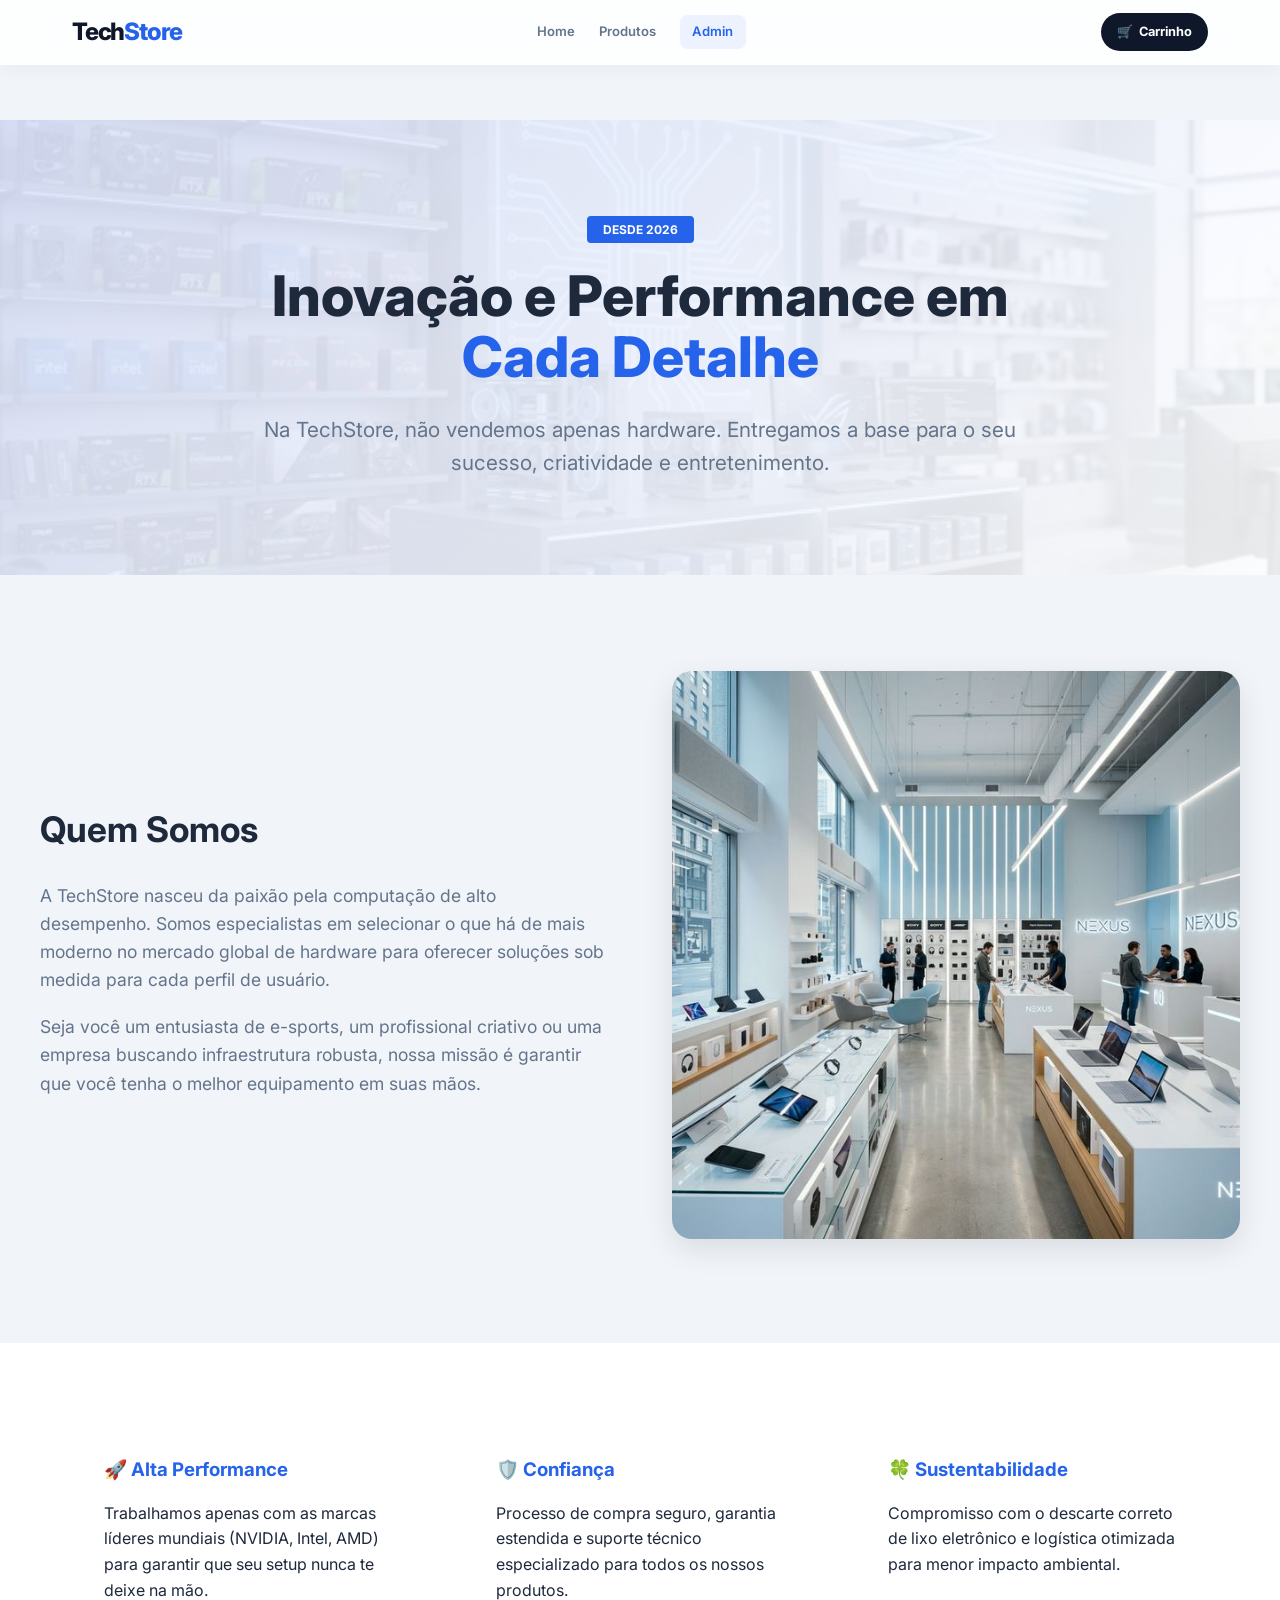
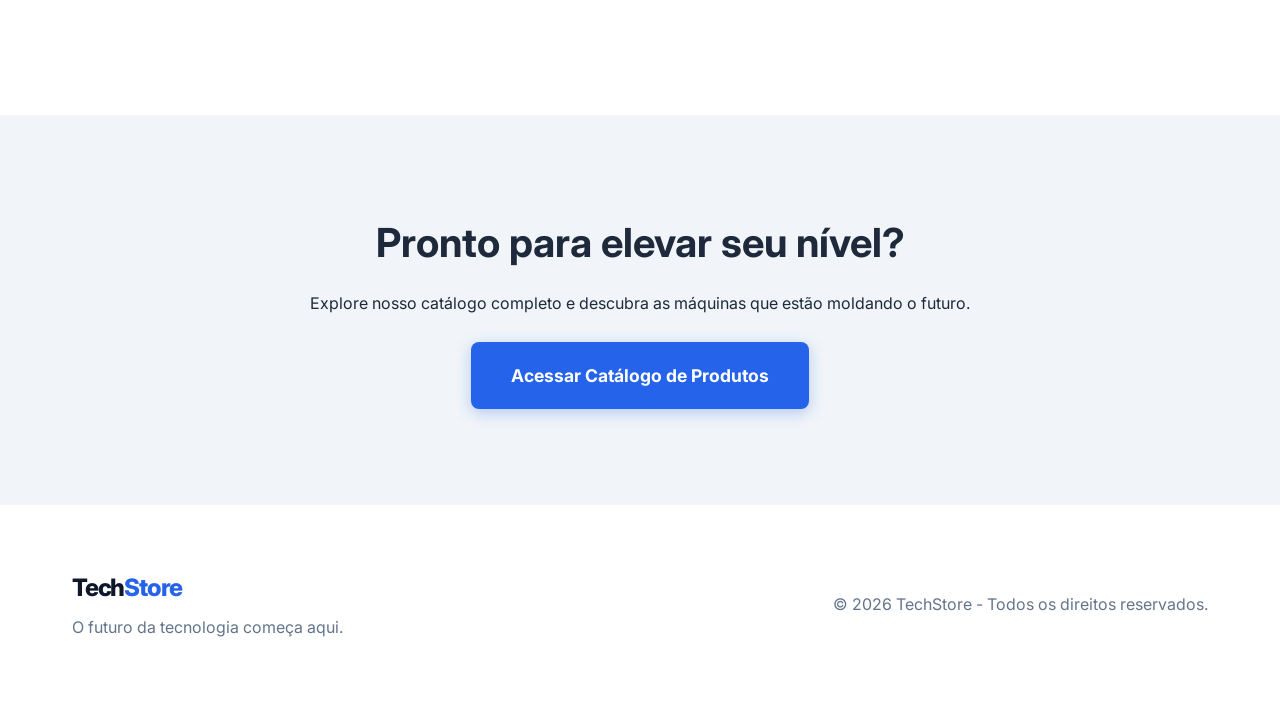
<file: frontend/index.html>
<!DOCTYPE html>
<html lang="pt-br">
<head>
    <meta charset="UTF-8">
    <meta name="viewport" content="width=device-width, initial-scale=1.0">
    <title>TechStore | Excelência em Tecnologia</title>
    <link rel="stylesheet" href="css/style.css">
    <link href="https://fonts.googleapis.com/css2?family=Inter:wght@400;600;700;800&display=swap" rel="stylesheet">
</head>
<body>
    <!-- Header -->
    <header class="navbar">
        <div class="container nav-content">
            <a href="index.html" class="logo">Tech<span>Store</span></a>
            <nav>
                <ul>
                    <li><a href="index.html" class="active">Home</a></li>
                    <li><a href="produtos.html">Produtos</a></li>
                    <li><a href="/admin/dashboard.html" class="nav-admin">Admin</a></li>
                </ul>
            </nav>
            <div class="cart-link"><a href="carrinho.html"><span>🛒</span> Carrinho</a></div>
        </div>
    </header>

    <!-- Seção de Apresentação -->
    <main>
        <section class="hero-presentation">
            <div class="container">
                <div class="presentation-header">
                    <span class="badge">DESDE 2026</span>
                    <h1>Inovação e Performance em <span>Cada Detalhe</span></h1>
                    <p class="lead">Na TechStore, não vendemos apenas hardware. Entregamos a base para o seu sucesso, criatividade e entretenimento.</p>
                </div>
            </div>
        </section>

        <section class="container about-us">
            <div class="about-grid">
                <div class="about-content">
                    <h2>Quem Somos</h2>
                    <p>A TechStore nasceu da paixão pela computação de alto desempenho. Somos especialistas em selecionar o que há de mais moderno no mercado global de hardware para oferecer soluções sob medida para cada perfil de usuário.</p>
                    <p>Seja você um entusiasta de e-sports, um profissional criativo ou uma empresa buscando infraestrutura robusta, nossa missão é garantir que você tenha o melhor equipamento em suas mãos.</p>
                </div>
                <div class="about-img">
                    <img src="img/store.png" alt="Nossa Loja" style="width: 100%; border-radius: 20px; box-shadow: 0 10px 30px rgba(0,0,0,0.1);">
                </div>
            </div>
        </section>

        <section class="values-bg">
            <div class="container values-grid">
                <div class="value-card">
                    <h3>🚀 Alta Performance</h3>
                    <p>Trabalhamos apenas com as marcas líderes mundiais (NVIDIA, Intel, AMD) para garantir que seu setup nunca te deixe na mão.</p>
                </div>
                <div class="value-card">
                    <h3>🛡️ Confiança</h3>
                    <p>Processo de compra seguro, garantia estendida e suporte técnico especializado para todos os nossos produtos.</p>
                </div>
                <div class="value-card">
                    <h3>🍀 Sustentabilidade</h3>
                    <p>Compromisso com o descarte correto de lixo eletrônico e logística otimizada para menor impacto ambiental.</p>
                </div>
            </div>
        </section>

        <section class="container call-to-action">
            <h2>Pronto para elevar seu nível?</h2>
            <p>Explore nosso catálogo completo e descubra as máquinas que estão moldando o futuro.</p>
            <br>
            <a href="produtos.html" class="btn-primary">Acessar Catálogo de Produtos</a>
        </section>
    </main>

    <!-- Footer -->
    <footer>
        <div class="container footer-grid">
            <div class="footer-info">
                <div class="logo">Tech<span>Store</span></div>
                <p>O futuro da tecnologia começa aqui.</p>
            </div>
            <div class="footer-contact">
                <p>© 2026 TechStore - Todos os direitos reservados.</p>
            </div>
        </div>
    </footer>
</body>
</html>
</file>
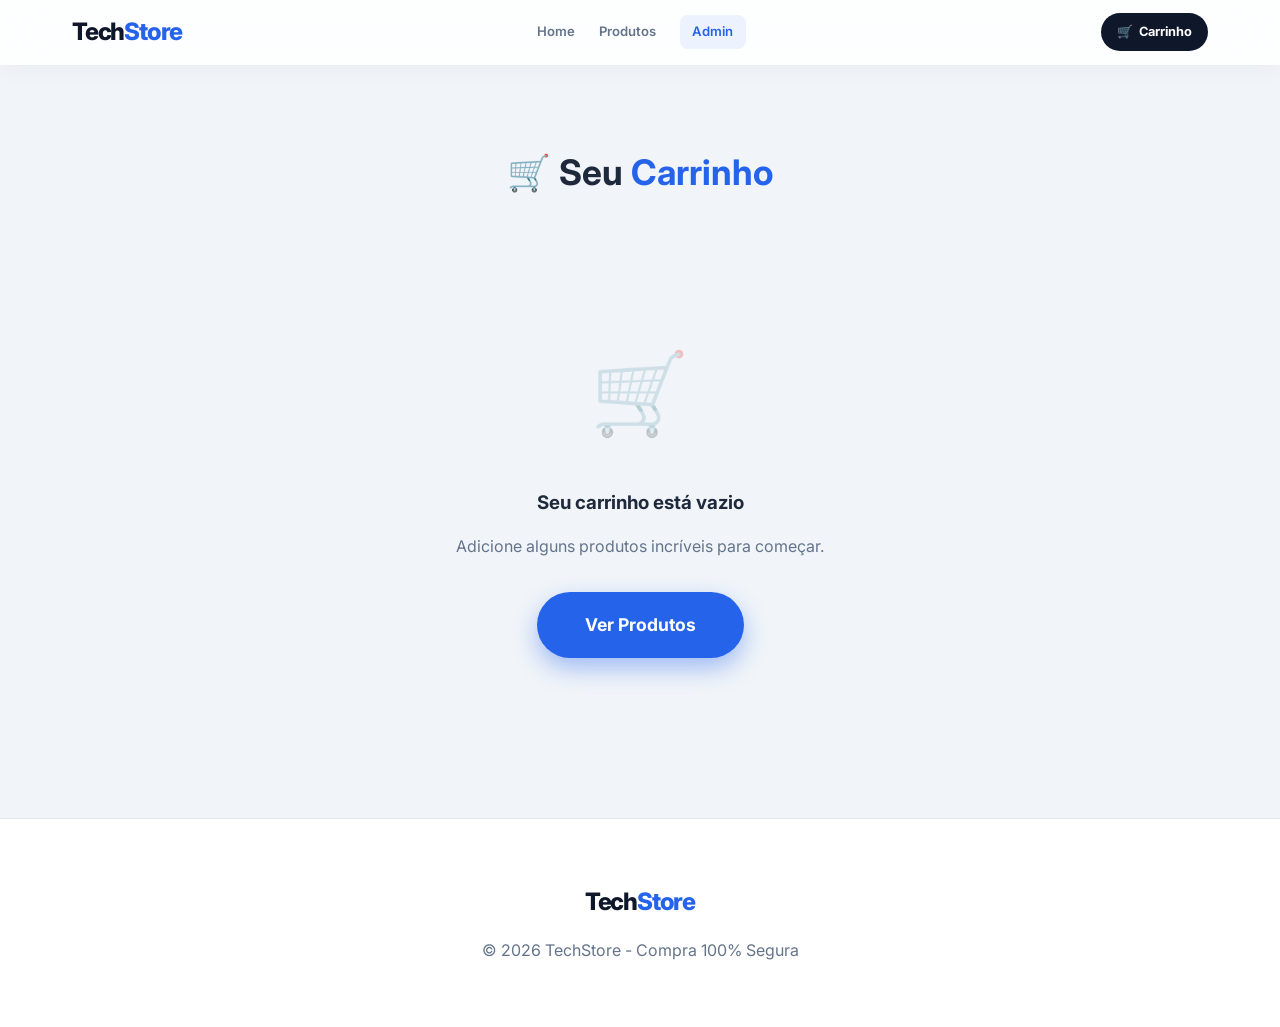
<file: frontend/carrinho.html>
<!DOCTYPE html>
<html lang="pt-br">
<head>
    <meta charset="UTF-8">
    <meta name="viewport" content="width=device-width, initial-scale=1.0">
    <title>Seu Carrinho | TechStore</title>
    <link rel="stylesheet" href="css/style.css">
    <link href="https://fonts.googleapis.com/css2?family=Inter:wght@400;600;700;800&display=swap" rel="stylesheet">
</head>
<body style="display: block;">
    <header class="navbar">
        <div class="container nav-content">
            <a href="index.html" class="logo">Tech<span>Store</span></a>
            <nav>
                <ul>
                    <li><a href="index.html">Home</a></li>
                    <li><a href="produtos.html">Produtos</a></li>
                    <li><a href="/admin/dashboard.html" class="nav-admin">Admin</a></li>
                </ul>
            </nav>
            <div class="cart-link"><a href="carrinho.html"><span>🛒</span> Carrinho</a></div>
        </div>
    </header>

    <main class="container">
        <h1 class="section-title">🛒 Seu <span>Carrinho</span></h1>
        
        <!-- Lista de Itens do Carrinho -->
        <div id="cart-container" class="cart-list">
            <p id="empty-msg" style="color: #64748b; text-align: center; width: 100%;">Carregando seu carrinho...</p>
        </div>

        <div id="cart-summary" class="cart-summary-box" style="display: none;">
            <h2>Total do Pedido</h2>
            <div class="total-val" id="cart-total">R$ 0,00</div>
            <br><br>
            <div style="display: flex; justify-content: center; gap: 1.5rem; flex-wrap: wrap;">
                <button class="btn-checkout" onclick="checkout()">Finalizar Compra</button>
                <button class="btn-clear" onclick="clearCart()">Esvaziar Carrinho</button>
            </div>
        </div>
    </main>

    <footer style="padding: 4rem 0; background: white; border-top: 1px solid #e2e8f0; text-align: center; margin-top: 5rem;">
        <div class="container">
            <div class="logo" style="margin-bottom: 1rem;">Tech<span>Store</span></div>
            <p style="color: #64748b;">© 2026 TechStore - Compra 100% Segura</p>
        </div>
    </footer>

    <script>
        function renderCart() {
            const container = document.getElementById('cart-container');
            const summary = document.getElementById('cart-summary');
            const totalEl = document.getElementById('cart-total');
            let cart = JSON.parse(localStorage.getItem('techstore_cart')) || [];

            if (cart.length === 0) {
                container.innerHTML = `
                    <div class="empty-cart-container">
                        <div class="icon">🛒</div>
                        <h3>Seu carrinho está vazio</h3>
                        <p style="color: #64748b; margin: 1rem 0 2rem;">Adicione alguns produtos incríveis para começar.</p>
                        <a href="produtos.html" class="btn-checkout" style="text-decoration: none; display: inline-block;">Ver Produtos</a>
                    </div>
                `;
                summary.style.display = 'none';
                return;
            }

            summary.style.display = 'block';
            let html = '';
            let total = 0;

            cart.forEach((item, index) => {
                html += `
                <div class="cart-item-card">
                    <div class="cart-item-img">📦</div>
                    <div class="cart-item-info">
                        <h3>${item.name}</h3>
                        <p class="price">R$ ${item.price.toLocaleString('pt-BR', {minimumFractionDigits: 2})}</p>
                    </div>
                    <button class="btn-remove" onclick="removeItem(${index})">Remover</button>
                </div>`;
                total += item.price;
            });
            
            container.innerHTML = html;
            totalEl.innerText = `R$ ${total.toLocaleString('pt-BR', {minimumFractionDigits: 2})}`;
        }

        function removeItem(index) {
            let cart = JSON.parse(localStorage.getItem('techstore_cart')) || [];
            cart.splice(index, 1);
            localStorage.setItem('techstore_cart', JSON.stringify(cart));
            renderCart();
        }

        function clearCart() {
            localStorage.removeItem('techstore_cart');
            renderCart();
        }

        function checkout() {
            let cart = JSON.parse(localStorage.getItem('techstore_cart')) || [];
            if (cart.length === 0) return alert("Seu carrinho está vazio!");

            let total = cart.reduce((acc, item) => acc + item.price, 0);
            let sales = JSON.parse(localStorage.getItem('techstore_sales')) || [];
            
            // Registra a venda
            sales.unshift({
                id: "#" + Math.floor(Math.random() * 9000 + 1000),
                items: cart.length,
                total: total,
                date: new Date().toLocaleDateString('pt-BR')
            });

            localStorage.setItem('techstore_sales', JSON.stringify(sales));
            localStorage.removeItem('techstore_cart');
            
            alert("✅ Compra de R$ " + total.toLocaleString('pt-BR') + " realizada com sucesso!");
            renderCart();
        }

        window.onload = renderCart;
    </script>
</body>
</html>
</file>
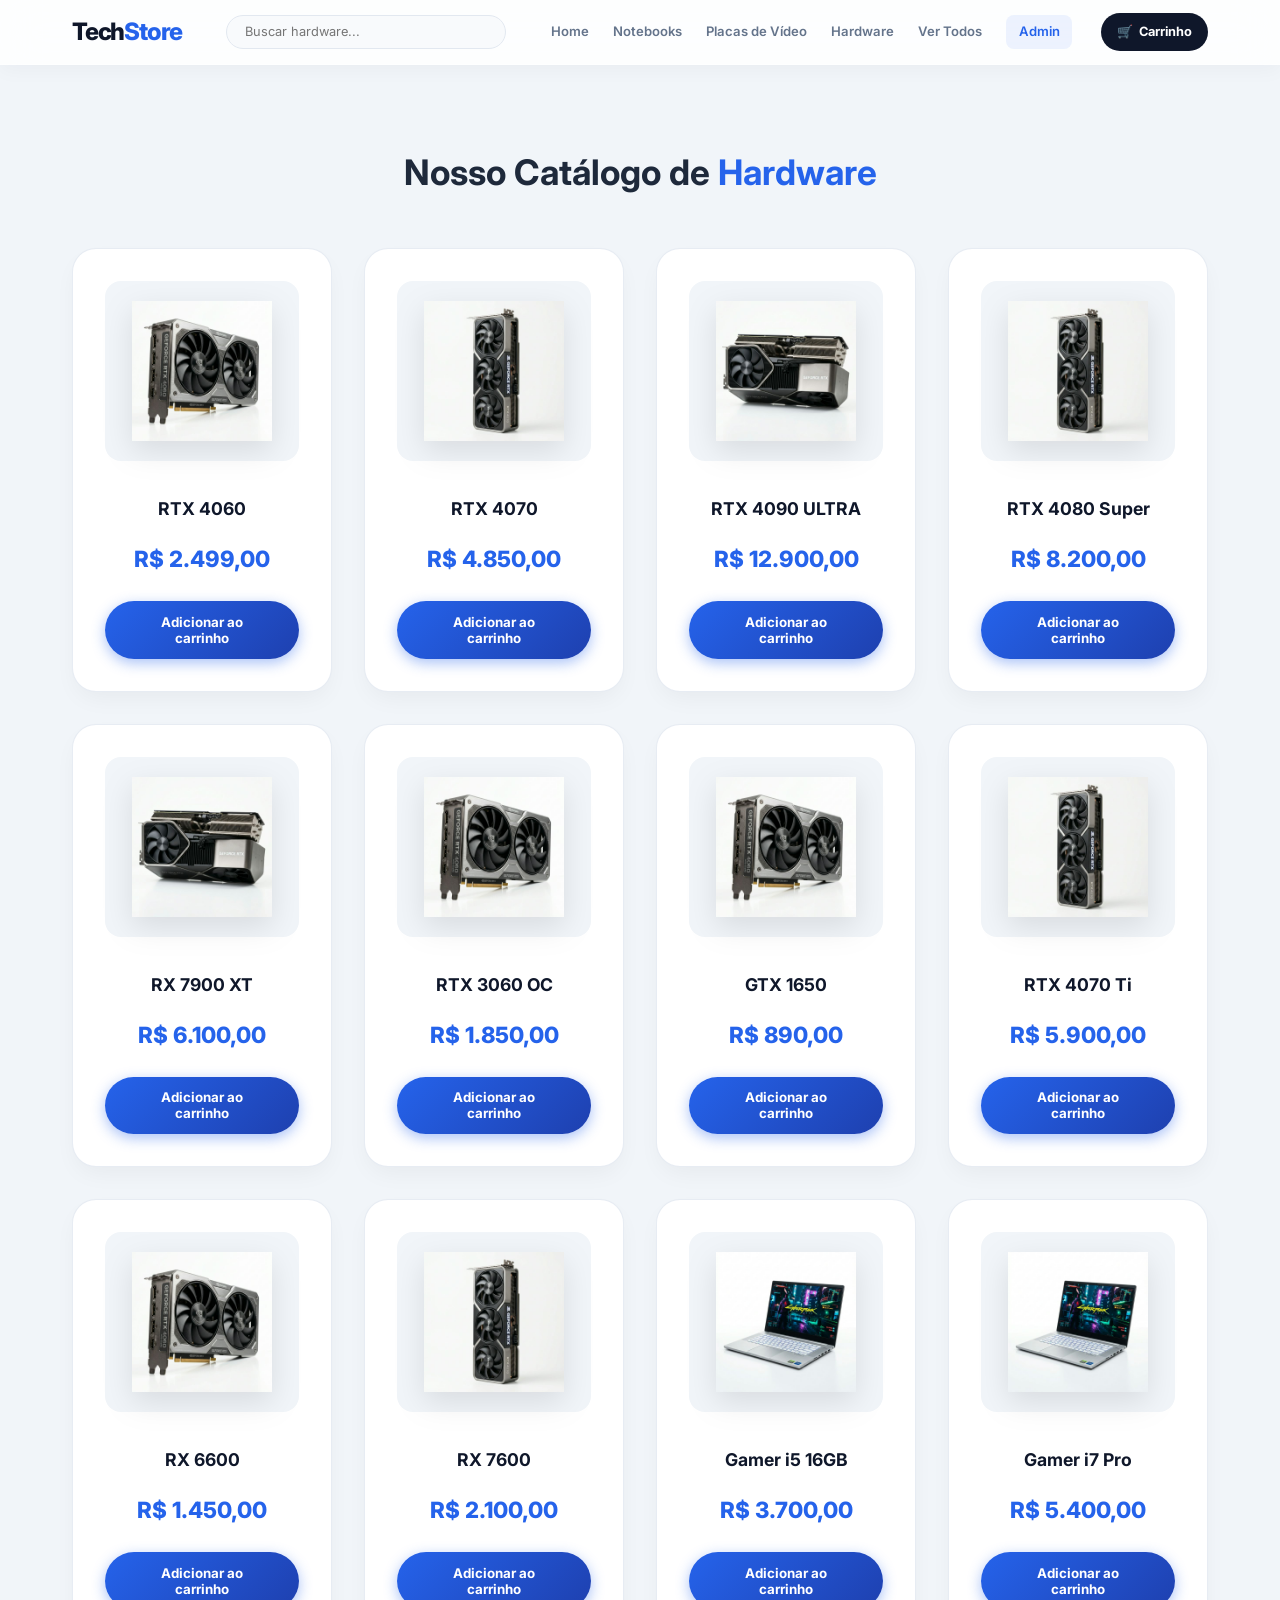
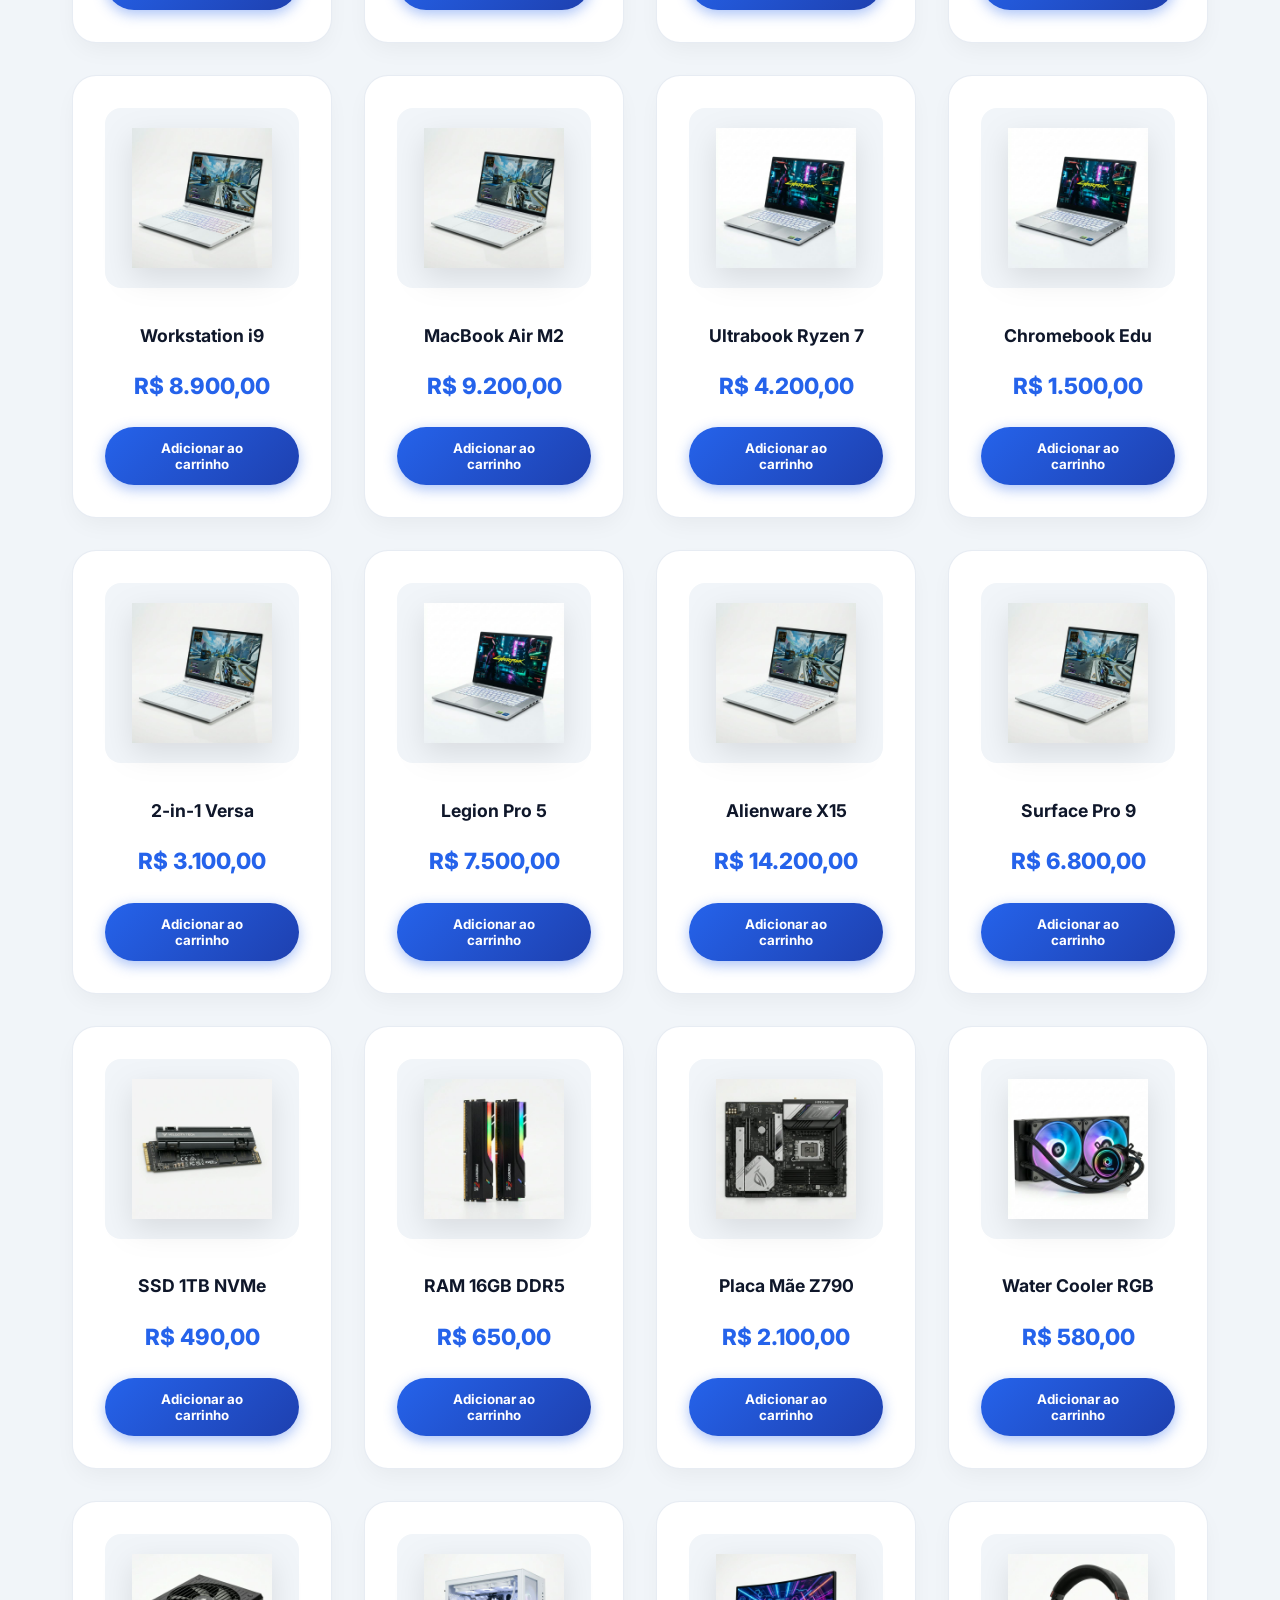
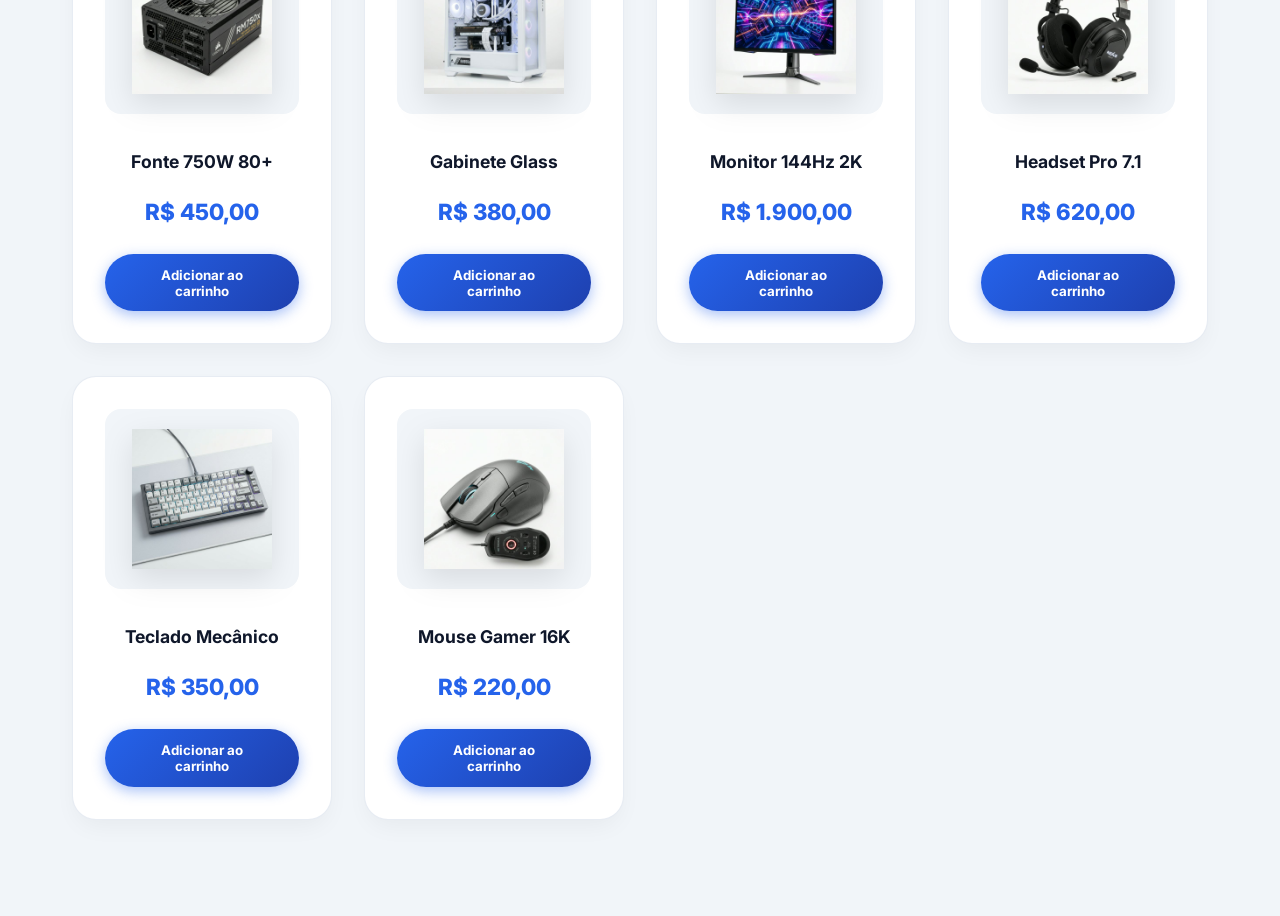
<file: frontend/produtos.html>
<!DOCTYPE html>
<html lang="pt-br">

<head>
    <meta charset="UTF-8">
    <meta name="viewport" content="width=device-width, initial-scale=1.0">
    <title>Catálogo Completo | TechStore</title>
    <link rel="stylesheet" href="css/style.css">
    <link href="https://fonts.googleapis.com/css2?family=Inter:wght@400;600;700;800&display=swap" rel="stylesheet">
</head>

<body>
    <header class="navbar">
        <div class="container nav-content">
            <a href="index.html" class="logo">Tech<span>Store</span></a>
            <div class="search-bar"><input type="text" placeholder="Buscar hardware..."></div>
            <nav>
                <ul>
                    <li><a href="index.html">Home</a></li>
                    <li><a href="#" onclick="filterProducts('notebook')">Notebooks</a></li>
                    <li><a href="#" onclick="filterProducts('gpu')">Placas de Vídeo</a></li>
                    <li><a href="#" onclick="filterProducts('hardware')">Hardware</a></li>
                    <li><a href="#" onclick="filterProducts('all')">Ver Todos</a></li>
                    <li><a href="/admin/dashboard.html" class="nav-admin">Admin</a></li>
                </ul>
            </nav>
            <div class="cart-link"><a href="carrinho.html"><span>🛒</span> Carrinho</a></div>
        </div>
    </header>

    <main class="container products">
        <h1 class="section-title">Nosso Catálogo de <span>Hardware</span></h1>

        <div class="product-grid" id="product-grid">
            <!-- CATEGORIA: GPU (10 PRODUTOS) -->
            <div class="product-card" data-category="gpu" onclick="addToCart('RTX 4060', 2499.00)">
                <div class="img-box"><img src="img/rtx4060.png" alt="GPU"></div>
                <h3>RTX 4060</h3>
                <p class="price">R$ 2.499,00</p><button class="btn-buy">Adicionar ao carrinho</button>
            </div>
            <div class="product-card" data-category="gpu" onclick="addToCart('RTX 4070', 4850.00)">
                <div class="img-box"><img src="img/rtx4070.png" alt="GPU"></div>
                <h3>RTX 4070</h3>
                <p class="price">R$ 4.850,00</p><button class="btn-buy">Adicionar ao carrinho</button>
            </div>
            <div class="product-card" data-category="gpu" onclick="addToCart('RTX 4090', 12900.00)">
                <div class="img-box"><img src="img/rtx4090.png" alt="GPU"></div>
                <h3>RTX 4090 ULTRA</h3>
                <p class="price">R$ 12.900,00</p><button class="btn-buy">Adicionar ao carrinho</button>
            </div>
            <div class="product-card" data-category="gpu" onclick="addToCart('RTX 4080', 8200.00)">
                <div class="img-box"><img src="img/rtx4070.png" alt="GPU"></div>
                <h3>RTX 4080 Super</h3>
                <p class="price">R$ 8.200,00</p><button class="btn-buy">Adicionar ao carrinho</button>
            </div>
            <div class="product-card" data-category="gpu" onclick="addToCart('RX 7900 XT', 6100.00)">
                <div class="img-box"><img src="img/rtx4090.png" alt="GPU"></div>
                <h3>RX 7900 XT</h3>
                <p class="price">R$ 6.100,00</p><button class="btn-buy">Adicionar ao carrinho</button>
            </div>
            <div class="product-card" data-category="gpu" onclick="addToCart('RTX 3060', 1850.00)">
                <div class="img-box"><img src="img/rtx4060.png" alt="GPU"></div>
                <h3>RTX 3060 OC</h3>
                <p class="price">R$ 1.850,00</p><button class="btn-buy">Adicionar ao carrinho</button>
            </div>
            <div class="product-card" data-category="gpu" onclick="addToCart('GTX 1650', 890.00)">
                <div class="img-box"><img src="img/rtx4060.png" alt="GPU"></div>
                <h3>GTX 1650</h3>
                <p class="price">R$ 890,00</p><button class="btn-buy">Adicionar ao carrinho</button>
            </div>
            <div class="product-card" data-category="gpu" onclick="addToCart('RTX 4070 Ti', 5900.00)">
                <div class="img-box"><img src="img/rtx4070.png" alt="GPU"></div>
                <h3>RTX 4070 Ti</h3>
                <p class="price">R$ 5.900,00</p><button class="btn-buy">Adicionar ao carrinho</button>
            </div>
            <div class="product-card" data-category="gpu" onclick="addToCart('RX 6600', 1450.00)">
                <div class="img-box"><img src="img/rtx4060.png" alt="GPU"></div>
                <h3>RX 6600</h3>
                <p class="price">R$ 1.450,00</p><button class="btn-buy">Adicionar ao carrinho</button>
            </div>
            <div class="product-card" data-category="gpu" onclick="addToCart('RX 7600', 2100.00)">
                <div class="img-box"><img src="img/rtx4070.png" alt="GPU"></div>
                <h3>RX 7600</h3>
                <p class="price">R$ 2.100,00</p><button class="btn-buy">Adicionar ao carrinho</button>
            </div>

            <!-- CATEGORIA: NOTEBOOK (10 PRODUTOS) -->
            <div class="product-card" data-category="notebook" onclick="addToCart('Notebook i5', 3700.00)">
                <div class="img-box"><img src="img/notebook.png" alt="Notebook"></div>
                <h3>Gamer i5 16GB</h3>
                <p class="price">R$ 3.700,00</p><button class="btn-buy">Adicionar ao carrinho</button>
            </div>
            <div class="product-card" data-category="notebook" onclick="addToCart('Gamer i7', 5400.00)">
                <div class="img-box"><img src="img/notebook.png" alt="Notebook"></div>
                <h3>Gamer i7 Pro</h3>
                <p class="price">R$ 5.400,00</p><button class="btn-buy">Adicionar ao carrinho</button>
            </div>
            <div class="product-card" data-category="notebook" onclick="addToCart('Workstation i9', 8900.00)">
                <div class="img-box"><img src="img/notebook_white.png" alt="Notebook"></div>
                <h3>Workstation i9</h3>
                <p class="price">R$ 8.900,00</p><button class="btn-buy">Adicionar ao carrinho</button>
            </div>
            <div class="product-card" data-category="notebook" onclick="addToCart('MacBook M2', 9200.00)">
                <div class="img-box"><img src="img/notebook_white.png" alt="Notebook"></div>
                <h3>MacBook Air M2</h3>
                <p class="price">R$ 9.200,00</p><button class="btn-buy">Adicionar ao carrinho</button>
            </div>
            <div class="product-card" data-category="notebook" onclick="addToCart('Ultrabook R7', 4200.00)">
                <div class="img-box"><img src="img/notebook.png" alt="Notebook"></div>
                <h3>Ultrabook Ryzen 7</h3>
                <p class="price">R$ 4.200,00</p><button class="btn-buy">Adicionar ao carrinho</button>
            </div>
            <div class="product-card" data-category="notebook" onclick="addToCart('Chromebook', 1500.00)">
                <div class="img-box"><img src="img/notebook.png" alt="Notebook"></div>
                <h3>Chromebook Edu</h3>
                <p class="price">R$ 1.500,00</p><button class="btn-buy">Adicionar ao carrinho</button>
            </div>
            <div class="product-card" data-category="notebook" onclick="addToCart('2-in-1', 3100.00)">
                <div class="img-box"><img src="img/notebook_white.png" alt="Notebook"></div>
                <h3>2-in-1 Versa</h3>
                <p class="price">R$ 3.100,00</p><button class="btn-buy">Adicionar ao carrinho</button>
            </div>
            <div class="product-card" data-category="notebook" onclick="addToCart('Legion Pro', 7500.00)">
                <div class="img-box"><img src="img/notebook.png" alt="Notebook"></div>
                <h3>Legion Pro 5</h3>
                <p class="price">R$ 7.500,00</p><button class="btn-buy">Adicionar ao carrinho</button>
            </div>
            <div class="product-card" data-category="notebook" onclick="addToCart('Alienware', 14200.00)">
                <div class="img-box"><img src="img/notebook_white.png" alt="Notebook"></div>
                <h3>Alienware X15</h3>
                <p class="price">R$ 14.200,00</p><button class="btn-buy">Adicionar ao carrinho</button>
            </div>
            <div class="product-card" data-category="notebook" onclick="addToCart('Surface Pro', 6800.00)">
                <div class="img-box"><img src="img/notebook_white.png" alt="Notebook"></div>
                <h3>Surface Pro 9</h3>
                <p class="price">R$ 6.800,00</p><button class="btn-buy">Adicionar ao carrinho</button>
            </div>

            <!-- CATEGORIA: HARDWARE (10 PRODUTOS) -->
            <div class="product-card" data-category="hardware" onclick="addToCart('SSD 1TB', 490.00)">
                <div class="img-box"><img src="img/ssd.png" alt="Hardware"></div>
                <h3>SSD 1TB NVMe</h3>
                <p class="price">R$ 490,00</p><button class="btn-buy">Adicionar ao carrinho</button>
            </div>
            <div class="product-card" data-category="hardware" onclick="addToCart('RAM 16GB', 650.00)">
                <div class="img-box"><img src="img/ram.png" alt="Hardware"></div>
                <h3>RAM 16GB DDR5</h3>
                <p class="price">R$ 650,00</p><button class="btn-buy">Adicionar ao carrinho</button>
            </div>
            <div class="product-card" data-category="hardware" onclick="addToCart('Placa Mãe', 2100.00)">
                <div class="img-box"><img src="img/motherboard.png" alt="Hardware"></div>
                <h3>Placa Mãe Z790</h3>
                <p class="price">R$ 2.100,00</p><button class="btn-buy">Adicionar ao carrinho</button>
            </div>
            <div class="product-card" data-category="hardware" onclick="addToCart('Water Cooler', 580.00)">
                <div class="img-box"><img src="img/watercooler.png" alt="Hardware"></div>
                <h3>Water Cooler RGB</h3>
                <p class="price">R$ 580,00</p><button class="btn-buy">Adicionar ao carrinho</button>
            </div>
            <div class="product-card" data-category="hardware" onclick="addToCart('Fonte 750W', 450.00)">
                <div class="img-box"><img src="img/psu.png" alt="Hardware"></div>
                <h3>Fonte 750W 80+</h3>
                <p class="price">R$ 450,00</p><button class="btn-buy">Adicionar ao carrinho</button>
            </div>
            <div class="product-card" data-category="hardware" onclick="addToCart('Gabinete', 380.00)">
                <div class="img-box"><img src="img/case.png" alt="Hardware"></div>
                <h3>Gabinete Glass</h3>
                <p class="price">R$ 380,00</p><button class="btn-buy">Adicionar ao carrinho</button>
            </div>
            <div class="product-card" data-category="hardware" onclick="addToCart('Monitor 2K', 1900.00)">
                <div class="img-box"><img src="img/monitor.png" alt="Hardware"></div>
                <h3>Monitor 144Hz 2K</h3>
                <p class="price">R$ 1.900,00</p><button class="btn-buy">Adicionar ao carrinho</button>
            </div>
            <div class="product-card" data-category="hardware" onclick="addToCart('Headset 7.1', 620.00)">
                <div class="img-box"><img src="img/headset.png" alt="Hardware"></div>
                <h3>Headset Pro 7.1</h3>
                <p class="price">R$ 620,00</p><button class="btn-buy">Adicionar ao carrinho</button>
            </div>
            <div class="product-card" data-category="hardware" onclick="addToCart('Teclado', 350.00)">
                <div class="img-box"><img src="img/keyboard.png" alt="Hardware"></div>
                <h3>Teclado Mecânico</h3>
                <p class="price">R$ 350,00</p><button class="btn-buy">Adicionar ao carrinho</button>
            </div>
            <div class="product-card" data-category="hardware" onclick="addToCart('Mouse', 220.00)">
                <div class="img-box"><img src="img/mouse.png" alt="Hardware"></div>
                <h3>Mouse Gamer 16K</h3>
                <p class="price">R$ 220,00</p><button class="btn-buy">Adicionar ao carrinho</button>
            </div>
        </div>
    </main>

    <script>
        function addToCart(name, price) {
            let cart = JSON.parse(localStorage.getItem('techstore_cart')) || [];
            cart.push({ name, price });
            localStorage.setItem('techstore_cart', JSON.stringify(cart));
            alert(name + " adicionado ao carrinho!");
        }

        function filterProducts(category) {
            const cards = document.querySelectorAll('.product-card');
            cards.forEach(card => {
                if (category === 'all' || card.getAttribute('data-category') === category) {
                    card.style.display = 'block';
                } else {
                    card.style.display = 'none';
                }
            });
        }
    </script>
</body>

</html>
</file>
<file: frontend/css/style.css>
/* TECHSTORE - CLEAN TECH THEME EXTENDED */

:root {
    --primary: #2563eb;
    --primary-glow: rgba(37, 99, 235, 0.4);
    --secondary: #00f2fe;
    --dark: #0f172a;
    --white: #ffffff;
    --gray: #f8fafc;
    --text: #1e293b;
    --text-muted: #64748b;
    --glass: rgba(255, 255, 255, 0.8);
}

* { margin: 0; padding: 0; box-sizing: border-box; font-family: 'Inter', sans-serif; transition: all 0.3s ease; }

body { 
    background-color: #f1f5f9; 
    color: var(--text); 
    line-height: 1.6; 
    overflow-x: hidden; 
    padding-top: 120px; /* Aumentado de 85px para 120px para cobrir a navbar premium */
}

/* Scrollbar estilizada */
::-webkit-scrollbar { width: 8px; }
::-webkit-scrollbar-track { background: var(--gray); }
::-webkit-scrollbar-thumb { background: #cbd5e1; border-radius: 10px; }
::-webkit-scrollbar-thumb:hover { background: var(--primary); }

.container { max-width: 1200px; margin: 0 auto; padding: 0 2rem; }

/* Navbar */
.navbar { 
    background: rgba(255, 255, 255, 0.85);
    backdrop-filter: blur(20px);
    -webkit-backdrop-filter: blur(20px);
    padding: 0.8rem 0; 
    position: fixed; 
    width: 100%; 
    top: 0; 
    z-index: 1000; 
    border-bottom: 1px solid rgba(255, 255, 255, 0.4);
    box-shadow: 0 4px 20px rgba(15, 23, 42, 0.04);
}
.nav-content { display: flex; justify-content: space-between; align-items: center; gap: 1rem; }
.logo { font-size: 1.5rem; font-weight: 800; color: var(--dark); text-decoration: none; letter-spacing: -1.2px; transition: 0.3s; flex-shrink: 0; }
.logo span { color: var(--primary); }

nav { flex-shrink: 0; }
nav ul { display: flex; list-style: none; gap: 1.5rem; align-items: center; }
nav ul li { white-space: nowrap; display: flex; align-items: center; }
nav ul li a { 
    text-decoration: none; 
    color: var(--text-muted); 
    font-weight: 600; 
    font-size: 0.82rem; 
    position: relative;
    padding: 0.4rem 0;
    transition: 0.2s;
}
nav ul li a:hover { color: var(--primary); }

/* Destaque para o link de Admin */
.nav-admin { 
    color: var(--primary) !important; 
    background: rgba(37, 99, 235, 0.08);
    padding: 0.4rem 0.8rem !important;
    border-radius: 8px;
}
.nav-admin:hover { background: rgba(37, 99, 235, 0.15); }

/* Barra de Busca Estilizada */
.search-bar { flex: 1; min-width: 120px; max-width: 280px; margin: 0 1rem; position: relative; }
.search-bar input { 
    width: 100%; 
    padding: 0.55rem 1.1rem; 
    border-radius: 100px; 
    border: 1px solid #e2e8f0; 
    background: #f8fafc; 
    outline: none;
    font-size: 0.8rem;
    transition: 0.3s ease;
}
.search-bar input:focus { 
    border-color: var(--primary); 
    background: #fff;
    width: 110%;
    transform: translateX(-5%);
}

.cart-link { flex-shrink: 0; }
.cart-link a {
    text-decoration: none;
    background: var(--dark);
    color: white;
    padding: 0.55rem 1rem;
    border-radius: 100px;
    font-weight: 700;
    font-size: 0.8rem;
    display: flex;
    align-items: center;
    gap: 0.4rem;
    transition: 0.3s;
}
.cart-link a:hover { transform: translateY(-2px); box-shadow: 0 5px 15px rgba(15, 23, 42, 0.2); }
.cart-link a:hover { transform: translateY(-3px) scale(1.05); box-shadow: 0 10px 20px rgba(15, 23, 42, 0.2); }

/* Hero Presentation */
.hero-presentation { 
    padding: 6rem 0; 
    background: linear-gradient(135deg, rgba(224, 231, 255, 0.9) 0%, rgba(255, 255, 255, 0.9) 100%), url('../img/bg.png') center/cover no-repeat;
    text-align: center; 
}
.presentation-header { max-width: 800px; margin: 0 auto; }
.badge { background: var(--primary); color: white; padding: 0.4rem 1rem; border-radius: 4px; font-weight: 700; font-size: 0.75rem; }
.hero-presentation h1 { font-size: 3.5rem; font-weight: 800; margin: 1.5rem 0; line-height: 1.1; }
.hero-presentation h1 span { color: var(--primary); }
.lead { font-size: 1.3rem; color: var(--text-muted); }

/* About Us */
.about-us { padding: 6rem 0; }
.about-grid { display: grid; grid-template-columns: 1fr 1fr; gap: 4rem; align-items: center; }
.about-content h2 { font-size: 2.2rem; margin-bottom: 1.5rem; }
.about-content p { margin-bottom: 1.2rem; color: var(--text-muted); font-size: 1.1rem; }
.about-img-placeholder { background: #e2e8f0; height: 350px; border-radius: 20px; display: flex; align-items: center; justify-content: center; color: #94a3b8; font-weight: 700; }

/* Values */
.values-bg { background: var(--white); padding: 5rem 0; border-top: 1px solid var(--border); border-bottom: 1px solid var(--border); }
.values-grid { display: grid; grid-template-columns: repeat(3, 1fr); gap: 2.5rem; }
.value-card { padding: 2rem; background: var(--bg-light); border-radius: 15px; transition: 0.3s; }
.value-card:hover { transform: translateY(-5px); box-shadow: 0 10px 20px rgba(0,0,0,0.05); }
.value-card h3 { margin-bottom: 1rem; color: var(--primary); }

/* Products Grid (Reused in produtos.html) */
.products { padding-bottom: 6rem; }
.section-title { font-size: 2.2rem; text-align: center; margin-bottom: 3rem; padding-top: 1.5rem; }
.section-title span { color: var(--primary); }
.product-grid { display: grid; grid-template-columns: repeat(auto-fit, minmax(260px, 1fr)); gap: 2rem; margin-top: 2rem; }

.product-card { 
    background: var(--white); 
    padding: 2rem; 
    border-radius: 24px; 
    box-shadow: 0 10px 25px -5px rgba(0, 0, 0, 0.05); 
    text-align: center; 
    border: 1px solid rgba(226, 232, 240, 0.8);
    position: relative;
    overflow: hidden;
    cursor: pointer;
}

.product-card:hover { 
    transform: translateY(-10px); 
    box-shadow: 0 20px 40px -10px rgba(37, 99, 235, 0.15);
    border-color: var(--primary);
}

.product-card .img-box { 
    height: 180px; 
    margin-bottom: 1.5rem; 
    display: flex; 
    align-items: center; 
    justify-content: center;
    background: #f1f5f9;
    border-radius: 16px;
}
.product-card .img-box img { max-width: 100%; max-height: 140px; filter: drop-shadow(0 10px 15px rgba(0,0,0,0.1)); }
.product-card:hover .img-box img { transform: scale(1.1) rotate(2deg); }

.product-card h3 { font-size: 1.1rem; margin-bottom: 0.5rem; color: var(--dark); font-weight: 700; height: 3rem; display: flex; align-items: center; justify-content: center; }
.product-card .price { font-size: 1.4rem; color: var(--primary); font-weight: 800; margin-bottom: 1.5rem; }

.btn-buy { 
    background: linear-gradient(135deg, var(--primary) 0%, #1e40af 100%);
    color: white; 
    border: none; 
    padding: 0.8rem 2rem; 
    border-radius: 50px; 
    cursor: pointer; 
    font-weight: 700; 
    width: 100%;
    box-shadow: 0 4px 14px 0 var(--primary-glow);
}
.btn-buy:hover { transform: scale(1.02); filter: brightness(1.1); }

/* CTA */
.call-to-action { padding: 6rem 0; text-align: center; }
.call-to-action h2 { font-size: 2.5rem; margin-bottom: 1rem; }
.btn-primary { display: inline-block; background: var(--primary); color: white; padding: 1.2rem 2.5rem; border-radius: 8px; text-decoration: none; font-weight: 700; font-size: 1.1rem; box-shadow: 0 4px 15px rgba(37, 99, 235, 0.3); }

/* Footer */
footer { background: var(--white); padding: 4rem 0; border-top: 1px solid var(--border); }
.footer-grid { display: flex; justify-content: space-between; align-items: center; }
.footer-info p { color: var(--text-muted); margin-top: 0.5rem; }
.footer-contact { text-align: right; color: var(--text-muted); }

/* Cart Specifics */
.cart-list { display: flex; flex-direction: column; gap: 1.5rem; max-width: 800px; margin: 0 auto; }
.cart-item-card { 
    background: var(--white); 
    display: flex; 
    align-items: center; 
    padding: 1.5rem; 
    border-radius: 20px; 
    border: 1px solid rgba(226, 232, 240, 0.8);
    box-shadow: 0 4px 15px rgba(0,0,0,0.03);
    gap: 2rem;
}
.cart-item-img { font-size: 2.5rem; background: var(--gray); padding: 1rem; border-radius: 12px; }
.cart-item-info { flex: 1; }
.cart-item-info h3 { font-size: 1.1rem; color: var(--dark); margin-bottom: 0.2rem; }
.cart-item-info .price { color: var(--primary); font-weight: 700; }

.btn-remove { 
    background: #fee2e2; 
    color: #ef4444; 
    border: none; 
    padding: 0.6rem 1.2rem; 
    border-radius: 8px; 
    font-weight: 700; 
    cursor: pointer; 
    font-size: 0.8rem;
    transition: 0.2s;
}
.btn-remove:hover { background: #fecaca; transform: scale(1.05); }

.cart-summary-box { 
    max-width: 800px; 
    margin: 3rem auto; 
    background: var(--white); 
    padding: 2.5rem; 
    border-radius: 24px; 
    box-shadow: 0 20px 40px rgba(15, 23, 42, 0.08); 
    text-align: center;
    border: 1px solid rgba(226, 232, 240, 0.5);
}
.cart-summary-box h2 { font-size: 1.8rem; margin-bottom: 1.5rem; }
.cart-summary-box .total-val { color: var(--primary); font-weight: 800; font-size: 2.5rem; }

.btn-checkout { 
    background: var(--primary); 
    color: white; 
    border: none; 
    padding: 1.2rem 3rem; 
    border-radius: 50px; 
    font-weight: 700; 
    font-size: 1.1rem; 
    cursor: pointer;
    box-shadow: 0 10px 25px var(--primary-glow);
    transition: 0.3s;
}
.btn-checkout:hover { transform: translateY(-3px); filter: brightness(1.1); }

.btn-clear { 
    background: transparent; 
    color: #94a3b8; 
    border: 2px solid #e2e8f0; 
    padding: 1rem 2rem; 
    border-radius: 50px; 
    font-weight: 700; 
    cursor: pointer;
    transition: 0.2s;
}
.btn-clear:hover { border-color: #ef4444; color: #ef4444; }

/* Empty state */
.empty-cart-container { text-align: center; padding: 5rem 0; }
.empty-cart-container .icon { font-size: 5rem; margin-bottom: 2rem; opacity: 0.3; }

/* Responsive adjustments */
@media (max-width: 768px) {
    .cart-item-card { flex-direction: column; text-align: center; gap: 1rem; }
    .nav-content { flex-direction: column; gap: 1rem; }
    .search-bar { width: 100%; max-width: none; margin: 0.5rem 0; }
}
</file>
